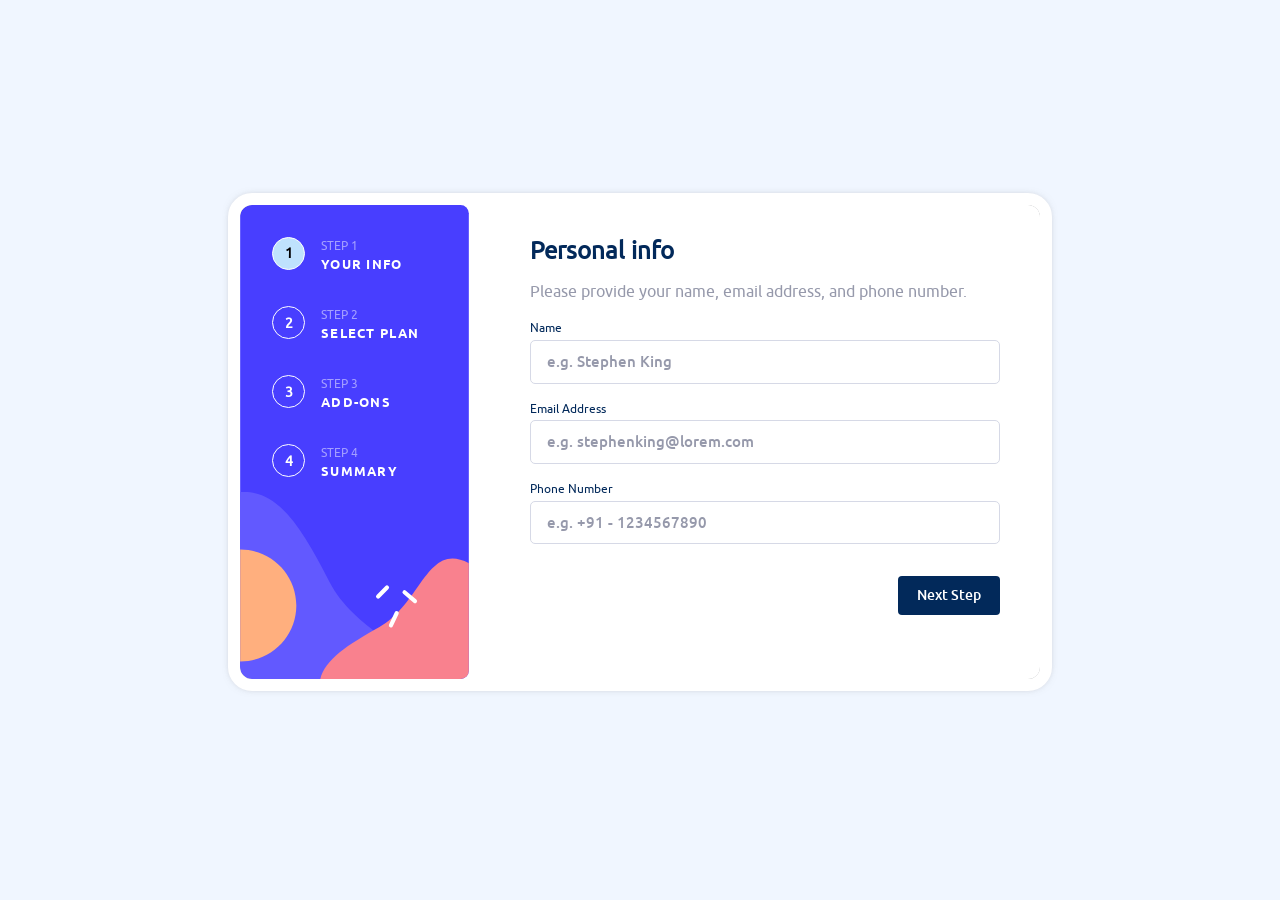
<file: index.html>
<!DOCTYPE html>
<html lang="en">

<head>
  <meta charset="UTF-8">
  <meta name="viewport" content="width=device-width, initial-scale=1.0">
  <!-- displays site properly based on user's device -->
  <link rel="icon" type="image/png" sizes="32x32" href="./assets/images/favicon-32x32.png">
  <title>Frontend Mentor | Multi-step form</title>
  <script src="script.js" type="module"></script>
  <link rel="stylesheet" href="style.css">
</head>

<body>
  <main class="bg-container">
    <div class="bg-img ">
      <div class="step-container">
        <div class="step-cell">
          <span class="step">1</span>
          <div class="step-details">
            <span class="step-count">STEP 1</span>
            <span class="step-info">YOUR INFO</span>
          </div>
        </div>
        <div class="step-cell">
          <span class="step">2</span>
          <div class="step-details">
            <span class="step-count">STEP 2</span>
            <span class="step-info">SELECT PLAN</span>
          </div>
        </div>
        <div class="step-cell">
          <span class="step">3</span>
          <div class="step-details">
            <span class="step-count">STEP 3</span>
            <span class="step-info">ADD-ONS</span>
          </div>
        </div>
        <div class="step-cell">
          <span class="step">4</span>
          <div class="step-details">
            <span class="step-count">STEP 4</span>
            <span class="step-info">SUMMARY</span>
          </div>
        </div>
      </div>
    </div>

    <div class="card">
      <form novalidate>
        <div class="tab">
          <h2 class="form-subheading">Personal info</h2>
          <p class="form-para">Please provide your name, email address, and phone number.</p>
          <!-- One "tab" for each step in the form: -->

          <label class="form-label" for="fname"> Name
            <span class="show-error hide" id="fname-error" aria-live="assertive">This field is required</span>
          </label>
          <input placeholder="e.g. Stephen King" name="fname" id="fname" class="input-text"
            aria-describedby="fname-error">

          <label class="form-label" for="email"> Email Address
            <span class="show-error hide" id="email-error" aria-live="assertive">This field is required or not
              valid</span>
          </label>
          <input placeholder="e.g. stephenking@lorem.com" name="email" id="email" class="input-text"
            aria-describedby="email-error">

          <label class="form-label" for="phone">Phone Number
            <span class="show-error hide" id="phone-error" aria-live="assertive">This field is required</span>
          </label>
          <input placeholder="e.g. +91 - 1234567890" name="phone" id="phone" class="input-text" type="tel"
            maxlength="18" aria-describedby="phone-error">

        </div>

        <div class="tab">
          <h2 class="form-subheading">Select your plan</h2>
          <p class="form-para"> You have the option of monthly or yearly billing.</p>

          <div class="mt-2">
            <div class="show-error mb-1 plan hide" id="plan-error" aria-live="assertive">Please select any one the
              following plan</div>
            <div class="plan-desktop">

              <div class="plan-container">
                <img src="assets/images/icon-arcade.svg" alt="Arcade icon for plan arcade">
                <label for="arcade" class="plan-label">Arcade
                  <input type="radio" id="arcade" class="plan-radio" name="plan" aria-describedby="plan-error">

                  <span class="monthly-plan">
                    <span class="plan-rate"> $9/mo </span>
                  </span>

                  <span class="yearly-plan hide">
                    <span class="plan-rate"> $90/yr </span>
                    <span class="plan-discount"> 2 months free</span>
                  </span>
                </label>
              </div>

              <div class="plan-container">
                <img src="assets/images/icon-advanced.svg" alt="Advanced icon for plan advanced">
                <label for="advanced" class="plan-label">Advanced
                  <input type="radio" id="advanced" class="plan-radio" name="plan" aria-describedby="plan-error">
                  <div class="monthly-plan">
                    <div class="plan-rate"> $12/mo </div>
                  </div>

                  <div class="yearly-plan hide">
                    <div class="plan-rate"> $120/yr </div>
                    <div class="plan-discount"> 2 months free</div>
                  </div>
                </label>
              </div>

              <div class="plan-container">
                <img src="assets/images/icon-pro.svg" alt="Pro icon for plan pro">

                <label for="pro" class="plan-label"> Pro
                  <input type="radio" id="pro" class="plan-radio" name="plan" aria-describedby="plan-error">
                  <div class="monthly-plan">
                    <div class="plan-rate"> $15/mo </div>
                  </div>

                  <div class="yearly-plan hide">
                    <div class="plan-rate"> $150/yr </div>
                    <div class="plan-discount"> 2 months free</div>
                  </div>
                </label>
              </div>
            </div>

            <div class="plan-switcher">
              <span>Monthly </span>
              <label class="switch" for="month-year-switch">
                <input type="checkbox" id="month-year-switch">
                <span class="slider round"></span>
              </label>
              <span class="plan-switch-yearly">Yearly</span>
            </div>
          </div>
        </div>

        <div class="tab">
          <h2 class="form-subheading">Pick add-ons</h2>
          <p class="form-para"> Add-ons help enhance your gaming experience.</p>

          <div class="grid mt-2">
            <div class="add-on-container">
              <label for="online-service" class="add-on-label">
                <input type="checkbox" name="add-on" class="addon-checkmark" id="online-service">
                <span> Online service
                  <span class="add-on-detail"> Access to multiplayer games</span>
                </span>
              </label>
              <span class="monthly-plan">
                <span class="add-on-rate"> +$1/mo </span>
              </span>
              <span class="yearly-plan hide">
                <span class="add-on-rate"> +$10/yr </span>
              </span>
            </div>

            <div class="add-on-container">
              <label for="larger-storage" class="add-on-label">
                <input type="checkbox" name="add-on" class="addon-checkmark" id="larger-storage">
                <span> Larger storage
                  <span class="add-on-detail"> Extra 1TB of cloud save </span>
                </span>
              </label>
              <span class="monthly-plan">
                <span class="add-on-rate"> +$2/mo </span>
              </span>
              <span class="yearly-plan hide">
                <span class="add-on-rate"> +$20/yr </span>
              </span>
            </div>

            <div class="add-on-container">
              <label for="customizable-profile" class="add-on-label">
                <input type="checkbox" name="add-on" class="addon-checkmark" id="customizable-profile">
                <span> Customizable Profile
                  <span class="add-on-detail">Custom theme on your profile</span>
                </span>
              </label>

              <div class="monthly-plan">
                <div class="add-on-rate"> +$2/mo </div>
              </div>
              <div class="yearly-plan hide">
                <div class="add-on-rate"> +$20/yr </div>
              </div>
            </div>

          </div>
        </div>

        <div class="tab" role="region" aria-live="polite">
          <h2 class="form-subheading">Finishing up</h2>
          <p class="form-para">
            Double-check everything looks OK before confirming.</p>
          <div class="grid mt-2 final-step">
            <dl class="d-flex summary-heading">
              <dt>Arcade (Monthly)
                <div class="summary-result">change</div>
              </dt>
              <dd> 9 </dd>
            </dl>

            <!-- dynamically adding the result here after form filled by user.  -->
          </div>

          <div class="total-amount">
            <!-- dynamically adding the result here after form filled by user.  -->
          </div>
        </div>

        <div class="finish">
          <img src="assets/images/icon-thank-you.svg" alt="thank you tick icon with red color">
          <h2 class="thank-you-text">Thank you!</h2>
          <p class="thank-you-para">
            Thanks for confirming your subscription! We hope you have fun
            using our platform. If you ever need support, please feel free
            to email us at support@loremgaming.com.</p>
        </div>
        <div class="button-container">
          <button type="button" id="prevBtn" class="btn-secondary">Go Back</button>
          <button type="button" id="nextBtn" class="btn-primary">Next Step</button>
          <button type="submit" id="submit" class="btn-primary hide">Confirm</button>
        </div>
      </form>
    </div>
  </main>
</body>

</html>
</file>
<file: style.css>
@font-face {
    font-family: 'ubuntubold';
    src: url('assets/fonts/ubuntu-bold-webfont.woff2') format('woff2'),
        url('assets/fonts/ubuntu-bold-webfont.woff') format('woff');
    font-weight: 700;
    font-style: normal;
}

@font-face {
    font-family: 'ubuntumedium';
    src: url('assets/fonts/ubuntu-medium-webfont.woff2') format('woff2'),
        url('assets/fonts/ubuntu-medium-webfont.woff') format('woff');
    font-weight: 500;
    font-style: normal;
}

@font-face {
    font-family: 'ubunturegular';
    src: url('assets/fonts/ubuntu-regular-webfont.woff2') format('woff2'),
        url('assets/fonts/ubuntu-regular-webfont.woff') format('woff');
    font-weight: 400;
    font-style: normal;
}

:root {
    /* Primary color */
    --clr-marine-blue: hsl(213, 96%, 18%);
    --clr-purplish-blue: hsl(243, 100%, 62%);
    --clr-pastel-blue: hsl(228, 100%, 84%);
    --clr-light-blue: hsl(206, 94%, 87%);
    --clr-strawberry-red: hsl(354, 84%, 57%);

    /* Neutral color */
    --clr-neutral-cool-gray: hsl(231, 11%, 63%);
    --clr-neutral-light-gray: hsl(229, 24%, 87%);
    --clr-neutral-magnolia: hsl(217, 100%, 97%);
    --clr-neutral-alabaster: hsl(231, 100%, 99%);
    --clr-neutral-white: hsl(0, 0%, 100%);

}

/* Box sizing rules */
*,
*::before,
*::after {
    box-sizing: border-box;
}

/* Prevent font size inflation */
html {
    -moz-text-size-adjust: none;
    -webkit-text-size-adjust: none;
    text-size-adjust: none;
}

/* Remove default margin in favour of better control in authored CSS */
body,
h1,
h2,
h3,
h4,
p,
figure,
blockquote,
dl,
dd {
    margin-block-end: 0;
}

/* Remove list styles on ul, ol elements with a list role, which suggests default styling will be removed */
ul[role='list'],
ol[role='list'] {
    list-style: none;
}

/* Set core body defaults */
body {
    /* min-height: 100vh; */
    line-height: 1.5;
}

/* Set shorter line heights on headings and interactive elements */
h1,
h2,
h3,
h4,
button,
input,
label {
    line-height: 1.1;
}

/* Balance text wrapping on headings */
h1,
h2,
h3,
h4 {
    text-wrap: balance;
}

/* A elements that don't have a class get default styles */
a:not([class]) {
    text-decoration-skip-ink: auto;
    color: currentColor;
}

/* Make images easier to work with */
img,
picture {
    max-width: 100%;
    display: block;
}

/* Inherit fonts for inputs and buttons */
input,
button,
textarea,
select {
    font-family: inherit;
    font-size: inherit;
}

/* Make sure textareas without a rows attribute are not tiny */
textarea:not([rows]) {
    min-height: 10em;
}

/* Anything that has been anchored to should have extra scroll margin */
:target {
    scroll-margin-block: 5ex;
}

h2 {
    margin-top: 0;
}

body {
    margin: 0;
    font-family: 'ubunturegular', sans-serif;
    font-size: 1rem;
    margin-bottom: 1rem;
}

.bg-container {
    background-color: var(--clr-neutral-magnolia);
    background-image: url('assets/images/bg-sidebar-mobile.svg');
    background-repeat: no-repeat;
    background-size: contain;
    padding-bottom: 6rem;

    display: grid;
}

.card {
    background-color: var(--clr-neutral-white);
    margin-inline: 1rem;
    border-radius: 12px;
    padding: 2rem 1.5rem;
    margin-top: 2rem;
    box-shadow: 0 0 5px 5px rgba(105, 105, 105, 0.308);
}

.button-container {
    margin: 2rem 0;
    display: flex;
    align-items: center;
    justify-content: space-between;
}

.input-text {
    padding: 0.75rem 1rem;
    border: 1px solid var(--clr-neutral-light-gray);
    border-radius: 5px;
    width: 100%;
    outline: none;
}

.input-text:hover {
    border: 1px solid var(--clr-marine-blue);
    cursor: pointer;

}

::placeholder {
    font-family: 'ubuntumedium';
    font-size: 0.95rem;
    color: var(--clr-neutral-cool-gray);
}

.form-subheading {
    color: var(--clr-marine-blue);
}

.form-para {
    color: var(--clr-neutral-cool-gray);
}

.form-label {
    display: flex;
    justify-content: space-between;
    font-size: 0.75rem;
    color: var(--clr-marine-blue);
    margin-top: 1.125rem;
    margin-bottom: 0.35rem;
}

.btn-primary {
    font-family: 'ubuntumedium';
    background-color: var(--clr-marine-blue);
    color: var(--clr-neutral-white);
    padding: 0.75rem 1.2rem;
    border: none;
    border-radius: 4px;
    font-size: 0.85rem;
    cursor: pointer;
    display: inline-block;
}

.btn-primary:hover {
    opacity: 0.9;
}

.btn-secondary {
    font-family: 'ubuntumedium';
    color: var(--clr-neutral-cool-gray);
    background-color: transparent;
    font-size: 0.85rem;
    border: none;
    cursor: pointer;
    padding: 0.75rem;
}

.btn-secondary:hover {
    color: var(--clr-marine-blue);
}

.step-container {
    display: flex;
    align-items: center;
    justify-content: center;
    gap: 1rem;
    margin-top: 2rem;
}

.step {
    height: 33px;
    width: 33px;
    background-color: transparent;
    border: 1px solid var(--clr-neutral-white);
    border-radius: 50%;
    color: var(--clr-neutral-white);
    display: grid;
    place-content: center;
    font-weight: 600;
    font-size: 0.9rem;
}

.step-details {
    display: none;
}

.step.active {
    background-color: var(--clr-light-blue);
    color: black;
}

.tab {
    display: none;
}

.show-tab {
    display: block;
}

.hide-btn {
    visibility: hidden;
}

.show-btn {
    display: inline;
}

.plan-container {
    padding: 1rem;
    display: flex;
    align-items: flex-start;
    gap: 1rem;
    border: 1px solid var(--clr-neutral-light-gray);
    border-radius: 8px;
    position: relative;
}

.plan-container:hover {
    border: 1px solid hsl(243, 66%, 45%);
}

.plan-desktop {
    display: flex;
    flex-direction: column;
    justify-content: space-between;
    gap: 1rem;
}

.plan-radio {
    position: absolute;
    inset: 0;
    opacity: 0;
    width: 100%;
    height: 100%;
    z-index: 999;
    cursor: pointer;
    display: block;
    margin: 0;
}

.plan-container.selected-radio {
    border: 1px solid hsl(243, 66%, 45%);
    background-color: var(--clr-neutral-alabaster);
}

.plan-label {
    display: flex;
    flex-direction: column;
    gap: 0.25rem;
    font-family: 'ubuntumedium';
    color: var(--clr-marine-blue);
}

.plan-rate {
    display: block;
    font-family: 'ubunturegular';
    font-size: 0.85rem;
    color: var(--clr-neutral-cool-gray);
}

.plan-discount {
    font-family: 'ubunturegular';
    font-size: 0.75rem;
    margin-top: 0.25rem;
}

.mt-2 {
    margin-top: 1.5rem;
}

.mb-1 {
    margin-bottom: 0.5rem;
}

.grid {
    display: grid;
    gap: 0.75rem;
}

.switch {
    position: relative;
    display: inline-block;
    width: 38px;
    height: 20px;
}

.slider {
    position: absolute;
    cursor: pointer;
    inset: 0;
    background-color: var(--clr-marine-blue);
    -webkit-transition: .4s;
    transition: .4s;
}

.slider.round {
    border-radius: 10px;
}

.slider.round:before {
    border-radius: 50%;
}

.slider:before {
    position: absolute;
    content: "";
    height: 12px;
    width: 12px;
    left: 4px;
    bottom: 4px;
    background-color: white;
    -webkit-transition: .4s;
    transition: .4s;
}

input:checked+.slider {
    background-color: var(--clr-marine-blue)
}

input:focus+.slider {
    box-shadow: 0 0 1px #2196F3;
}

input:checked+.slider:before {
    -webkit-transform: translateX(18px);
    -ms-transform: translateX(18px);
    transform: translateX(18px);
}

.plan-switcher {
    font-family: 'ubuntubold';
    font-size: 0.9rem;

    color: var(--clr-marine-blue);
    margin-top: 1rem;
    background-color: var(--clr-neutral-magnolia);
    padding: 0.75rem;
    border-radius: 8px;

    display: flex;
    justify-content: center;
    gap: 1.5rem;
}

.plan-switch-yearly {
    font-family: 'ubuntumedium';
    color: var(--clr-neutral-cool-gray);
    font-size: 0.9rem;
}

.hide {
    display: none;
}

.show {
    display: block;
}

.add-on-container {
    padding: 1rem;
    display: flex;
    align-items: center;

    border: 1px solid var(--clr-neutral-light-gray);
    border-radius: 8px;
    position: relative;
}

.add-on-container.selected-radio {
    border: 1px solid hsl(243, 66%, 45%);
    background-color: var(--clr-neutral-alabaster);
}

.add-on-container:hover {
    border: 1px solid hsl(243, 66%, 45%);
}

.add-on-label {
    display: flex;
    flex-grow: 1;
    gap: 1rem;
    font-family: 'ubuntumedium';
    color: var(--clr-marine-blue);
    cursor: pointer;
}

.add-on-detail {
    display: block;
    margin-top: 0.15rem;
    font-size: 0.75rem;
    color: var(--clr-neutral-light-gray);
}

.add-on-rate {
    font-family: 'ubunturegular';
    font-size: 0.8rem;
    margin-top: 0.25rem;
    color: var(--clr-purplish-blue);
}

input[type="checkbox"] {
    appearance: none;
    background-color: #fff;
    margin: 0;
    font: inherit;
    color: currentColor;
    width: 1.25em;
    height: 1.25em;
    border: 1px solid var(--clr-neutral-light-gray);
    border-radius: 0.25em;
    cursor: pointer;
    transform: translateY(0.35em);

    display: grid;
    place-content: center;
}

#month-year-switch {
    display: none;
}

input[type="checkbox"]:checked {
    background-color: var(--clr-purplish-blue);
    border: none;
}

input[type="checkbox"]::before {
    content: "";
    width: 0.65em;
    height: 0.65em;
    transform: scale(0);
    transition: 120ms transform ease-in-out;
    background-color: var(--clr-neutral-white);
    /* transform-origin: bottom left; */
    clip-path: polygon(14% 44%, 0 65%, 50% 100%, 100% 16%, 80% 0%, 43% 62%);
    /* clip-path: polygon(30% 50%, 0% 80%, 20% 100%, 52% 69%, 70% 50%, 100% 20%, 80% 0%, 50% 30%); */

}

input[type="checkbox"]:checked::before {
    transform: scale(1);
    transform: rotate(20deg);
}

.final-step {
    background-color: var(--clr-neutral-magnolia);
    border-radius: 8px;
    padding: 1rem;
}

.d-flex {
    display: flex;
    justify-content: space-between;
    margin: 0;
}

.summary-heading {
    font-family: 'ubuntumedium';
    color: var(--clr-marine-blue);
    border-bottom: 1px solid var(--clr-neutral-light-gray);
    padding-bottom: 0.5rem;
}

.summary-result {
    font-family: 'ubuntumedium';
    font-size: 0.85rem;
    color: var(--clr-neutral-cool-gray);
}

.total-amount {
    padding: 1rem;
}

.finish {
    display: none;
}

.thank-you {
    text-align: center;

    display: flex;
    flex-direction: column;
    align-items: center;
    justify-content: center;
    gap: 1rem;
    height: 50svh;
}

.thank-you-text {
    font-family: 'ubuntubold';
    font-weight: 600;
    font-size: 2rem;
    color: var(--clr-marine-blue);
}

.thank-you-para {
    color: var(--clr-neutral-cool-gray);
}

.primary-button-submit {
    background-color: var(--clr-purplish-blue);
}

.total-amount-result {
    font-family: 'ubuntumedium';
    font-size: 1.2rem;
    color: var(--clr-purplish-blue);
}

.show-error {
    color: var(--clr-strawberry-red);
    font-family: 'ubuntumedium';
    font-size: 0.75rem;
}

.error {
    border: 1px solid var(--clr-strawberry-red);
}

.radio-fieldset {
    padding: 0;
    margin: 0;
    border: none;
}

@media (min-width:800px) {
    body {
        min-height: calc(100svh - 1rem);
        display: grid;
        place-content: center;
        background-color: var(--clr-neutral-magnolia);
    }

    .bg-container {

        max-width: 800px;
        margin-inline: auto;
        box-shadow: 0 0 8px 8px rgba(105, 105, 105, 0.616);
        border-radius: 12px;
        outline: 12px solid var(--clr-neutral-white);
        padding-bottom: 0;

        background-image: url('assets/images/bg-sidebar-desktop.svg');
        background-repeat: no-repeat;
        background-size: contain;
        background-color: var(--clr-neutral-white);

        grid-template-columns: minmax(250px, 1fr) 3fr;
        gap: 0;
    }

    .card {
        background-color: var(--clr-neutral-white);
        max-width: 550px;

        padding: 2rem 1.5rem;
        margin-top: 0;
        box-shadow: none;
    }

    .step-container {
        display: flex;
        flex-direction: column;
        align-items: flex-start;
        gap: 2rem;
        margin-left: 2rem;
    }

    .step-cell {
        display: flex;
        gap: 1rem;
    }

    .step-details {
        display: flex;
        flex-direction: column;
        color: var(--clr-neutral-white);
    }

    .step-count {
        font-size: 0.75rem;
        opacity: 0.5;
    }

    .step-info {
        font-family: 'ubuntubold';
        font-size: 0.8rem;
        letter-spacing: 0.1em;
    }

    .plan-container {
        padding: 1rem;
        padding-right: 3rem;
        display: flex;
        flex-direction: column;
        align-items: flex-start;
        width: 100%;
        gap: 3rem;
        border: 1px solid var(--clr-neutral-light-gray);
        border-radius: 8px;
        position: relative;
    }

    .plan-desktop {
        display: flex;
        flex-direction: row;
        justify-content: space-between;
        gap: 1rem;
    }
}
</file>
